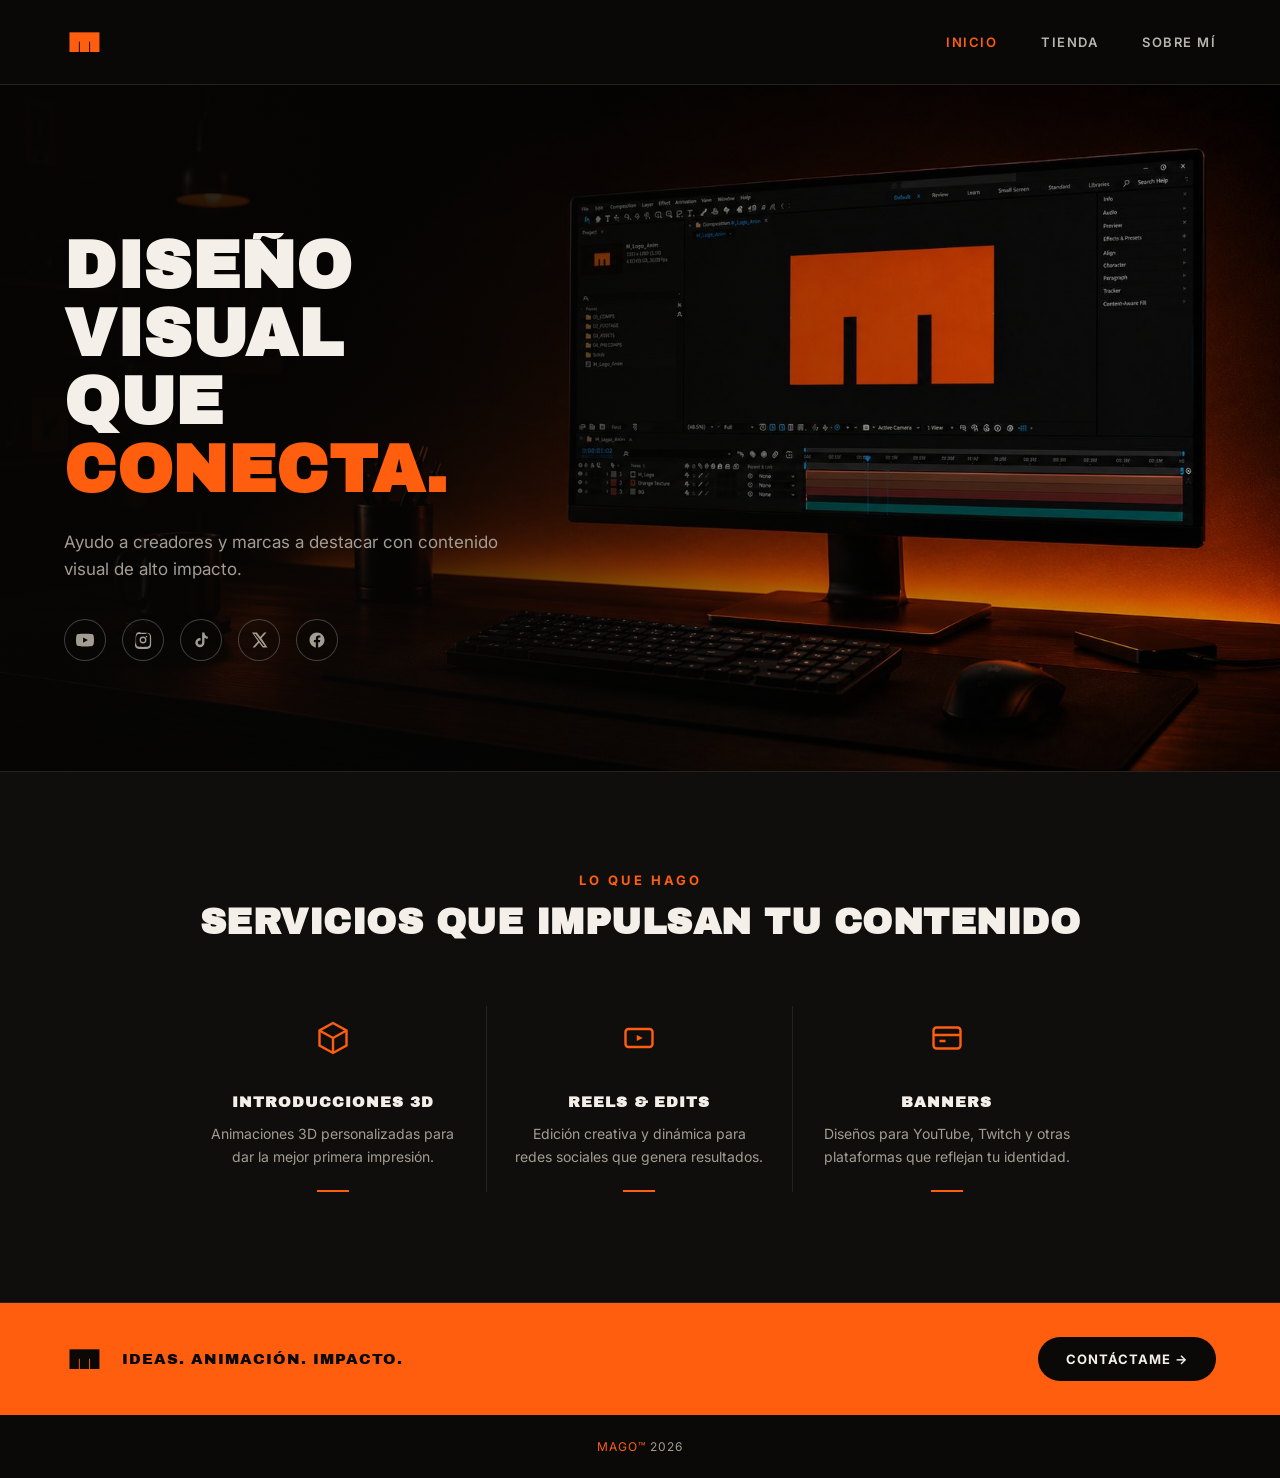
<file: index.html>
<!DOCTYPE html>
<html lang="es">
<head>
<meta charset="UTF-8">
<meta name="viewport" content="width=device-width, initial-scale=1.0">
<title>MAGO — Diseño Visual que Conecta</title>
<link rel="icon" href="favicon.ico" sizes="any">
<link rel="icon" href="favicon-32x32.png" type="image/png" sizes="32x32">
<link rel="icon" href="favicon-16x16.png" type="image/png" sizes="16x16">
<link rel="apple-touch-icon" href="apple-touch-icon.png">
<link rel="stylesheet" href="styles.css">
</head>
<body>

<header>
  <div class="logo">
    <div class="logo-mark">
      <span>m</span>
    </div>
  </div>
  <nav class="links">
    <a href="#inicio" class="active">INICIO</a>
    <a href="tienda.html">TIENDA</a>
    <a href="#sobre-mi">SOBRE MÍ</a>
  </nav>
</header>

<section class="hero" id="inicio">
  <div class="hero-copy">
    <h1><span class="reveal-line"><span>DISEÑO VISUAL</span></span><span class="reveal-line"><span>QUE <span class="accent">CONECTA.</span></span></span></h1>
    <p class="sub">Ayudo a creadores y marcas a destacar con contenido visual de alto impacto.</p>

    <div class="socials-row">
      <div class="socials">
        <a href="#" aria-label="YouTube"><svg viewBox="0 0 24 24" fill="currentColor"><path d="M23.5 6.2a3 3 0 0 0-2.1-2.1C19.5 3.5 12 3.5 12 3.5s-7.5 0-9.4.6A3 3 0 0 0 .5 6.2 31 31 0 0 0 0 12a31 31 0 0 0 .5 5.8 3 3 0 0 0 2.1 2.1c1.9.6 9.4.6 9.4.6s7.5 0 9.4-.6a3 3 0 0 0 2.1-2.1A31 31 0 0 0 24 12a31 31 0 0 0-.5-5.8ZM9.5 15.5v-7L15.8 12l-6.3 3.5Z"/></svg></a>
        <a href="#" aria-label="Instagram"><svg viewBox="0 0 24 24" fill="currentColor"><path d="M12 2.2c3.2 0 3.6 0 4.9.07 1.2.06 2.1.26 2.7.5.6.24 1.1.6 1.6 1.1.5.5.86 1 1.1 1.6.24.6.44 1.5.5 2.7.06 1.3.07 1.7.07 4.9s0 3.6-.07 4.9c-.06 1.2-.26 2.1-.5 2.7a4.5 4.5 0 0 1-1.1 1.6 4.5 4.5 0 0 1-1.6 1.1c-.6.24-1.5.44-2.7.5-1.3.06-1.7.07-4.9.07s-3.6 0-4.9-.07c-1.2-.06-2.1-.26-2.7-.5a4.5 4.5 0 0 1-1.6-1.1 4.5 4.5 0 0 1-1.1-1.6c-.24-.6-.44-1.5-.5-2.7C2.2 15.6 2.2 15.2 2.2 12s0-3.6.07-4.9c.06-1.2.26-2.1.5-2.7.24-.6.6-1.1 1.1-1.6.5-.5 1-.86 1.6-1.1.6-.24 1.5-.44 2.7-.5C8.4 2.2 8.8 2.2 12 2.2Zm0 1.8c-3.15 0-3.52 0-4.76.07-1.03.05-1.6.22-1.97.37-.5.19-.85.42-1.22.79-.37.37-.6.72-.79 1.22-.15.37-.32.94-.37 1.97C2.8 8.48 2.8 8.85 2.8 12s0 3.52.07 4.76c.05 1.03.22 1.6.37 1.97.19.5.42.85.79 1.22.37.37.72.6 1.22.79.37.15.94.32 1.97.37 1.24.06 1.61.07 4.76.07s3.52 0 4.76-.07c1.03-.05 1.6-.22 1.97-.37.5-.19.85-.42 1.22-.79.37-.37.6-.72.79-1.22.15-.37.32-.94.37-1.97.06-1.24.07-1.61.07-4.76s0-3.52-.07-4.76c-.05-1.03-.22-1.6-.37-1.97a3 3 0 0 0-.79-1.22 3 3 0 0 0-1.22-.79c-.37-.15-.94-.32-1.97-.37C15.52 4 15.15 4 12 4Zm0 3.4a4.6 4.6 0 1 1 0 9.2 4.6 4.6 0 0 1 0-9.2Zm0 1.8a2.8 2.8 0 1 0 0 5.6 2.8 2.8 0 0 0 0-5.6Zm5.8-2a1.08 1.08 0 1 1-2.15 0 1.08 1.08 0 0 1 2.15 0Z"/></svg></a>
        <a href="#" aria-label="TikTok"><svg viewBox="0 0 24 24" fill="currentColor"><path d="M16.6 2h-3.1v13.4a2.9 2.9 0 1 1-2.9-2.9c.3 0 .6 0 .9.1V9.5a6.1 6.1 0 1 0 5.1 6V8.9a7.6 7.6 0 0 0 4.4 1.4V7.2c-2.4 0-4.4-2-4.4-5.2Z"/></svg></a>
        <a href="#" aria-label="Twitter"><svg viewBox="0 0 24 24" fill="currentColor"><path d="M18.9 2h3.1l-6.8 7.8L23.3 22h-6.3l-4.9-6.4L6.5 22H3.4l7.3-8.3L2.7 2H9.2l4.4 5.9L18.9 2Zm-1.1 18h1.7L7.3 3.9H5.5L17.8 20Z"/></svg></a>
        <a href="#" aria-label="Facebook"><svg viewBox="0 0 24 24" fill="currentColor"><path d="M22 12.06C22 6.5 17.52 2 12 2S2 6.5 2 12.06C2 17.08 5.66 21.24 10.44 22v-7.03H7.9v-2.91h2.54V9.85c0-2.5 1.49-3.89 3.77-3.89 1.09 0 2.24.2 2.24.2v2.46h-1.26c-1.24 0-1.63.77-1.63 1.56v1.88h2.78l-.44 2.91h-2.34V22C18.34 21.24 22 17.08 22 12.06Z"/></svg></a>
      </div>
    </div>
  </div>
</section>

<section class="services" id="servicios">
  <div class="eyebrow scroll-reveal">LO QUE HAGO</div>
  <h2 class="scroll-reveal" style="transition-delay:.08s">Servicios que impulsan tu contenido</h2>

  <div class="services-grid">
    <div class="service-card scroll-reveal" style="transition-delay:.16s">
      <div class="icon-wrap">
        <svg viewBox="0 0 24 24" fill="none" stroke="currentColor" stroke-width="1.6"><path d="M12 2 3 7v10l9 5 9-5V7l-9-5Z"/><path d="M3 7l9 5 9-5M12 12v10"/></svg>
      </div>
      <h3>INTRODUCCIONES 3D</h3>
      <p>Animaciones 3D personalizadas para dar la mejor primera impresión.</p>
      <div class="underline"></div>
    </div>

    <div class="service-card scroll-reveal" style="transition-delay:.26s">
      <div class="icon-wrap">
        <svg viewBox="0 0 24 24" fill="none" stroke="currentColor" stroke-width="1.6"><rect x="3" y="6" width="18" height="12" rx="2"/><path d="m10.5 10 4 2-4 2v-4Z" fill="currentColor" stroke="none"/></svg>
      </div>
      <h3>REELS &amp; EDITS</h3>
      <p>Edición creativa y dinámica para redes sociales que genera resultados.</p>
      <div class="underline"></div>
    </div>

    <div class="service-card scroll-reveal" style="transition-delay:.36s">
      <div class="icon-wrap">
        <svg viewBox="0 0 24 24" fill="none" stroke="currentColor" stroke-width="1.6"><rect x="3" y="5" width="18" height="14" rx="2"/><path d="M3 10h18M7 14h4"/></svg>
      </div>
      <h3>BANNERS</h3>
      <p>Diseños para YouTube, Twitch y otras plataformas que reflejan tu identidad.</p>
      <div class="underline"></div>
    </div>
  </div>
</section>

<section class="contact-band scroll-reveal" id="sobre-mi">
  <div class="contact-band-left">
    <div class="logo-mark">
      <span>m</span>
    </div>
    <p>Ideas. Animación. Impacto.</p>
  </div>
  <a href="#" class="contact-band-btn">CONTÁCTAME →</a>
</section>

<footer>
  <span>MAGO™</span> 2026
</footer>

<script>
  const revealEls = document.querySelectorAll('.scroll-reveal');
  const io = new IntersectionObserver((entries) => {
    entries.forEach(entry => {
      if (entry.isIntersecting){
        entry.target.classList.add('is-visible');
        io.unobserve(entry.target);
      }
    });
  }, { threshold: 0.15 });
  revealEls.forEach(el => io.observe(el));
</script>

</body>
</html>
</file>
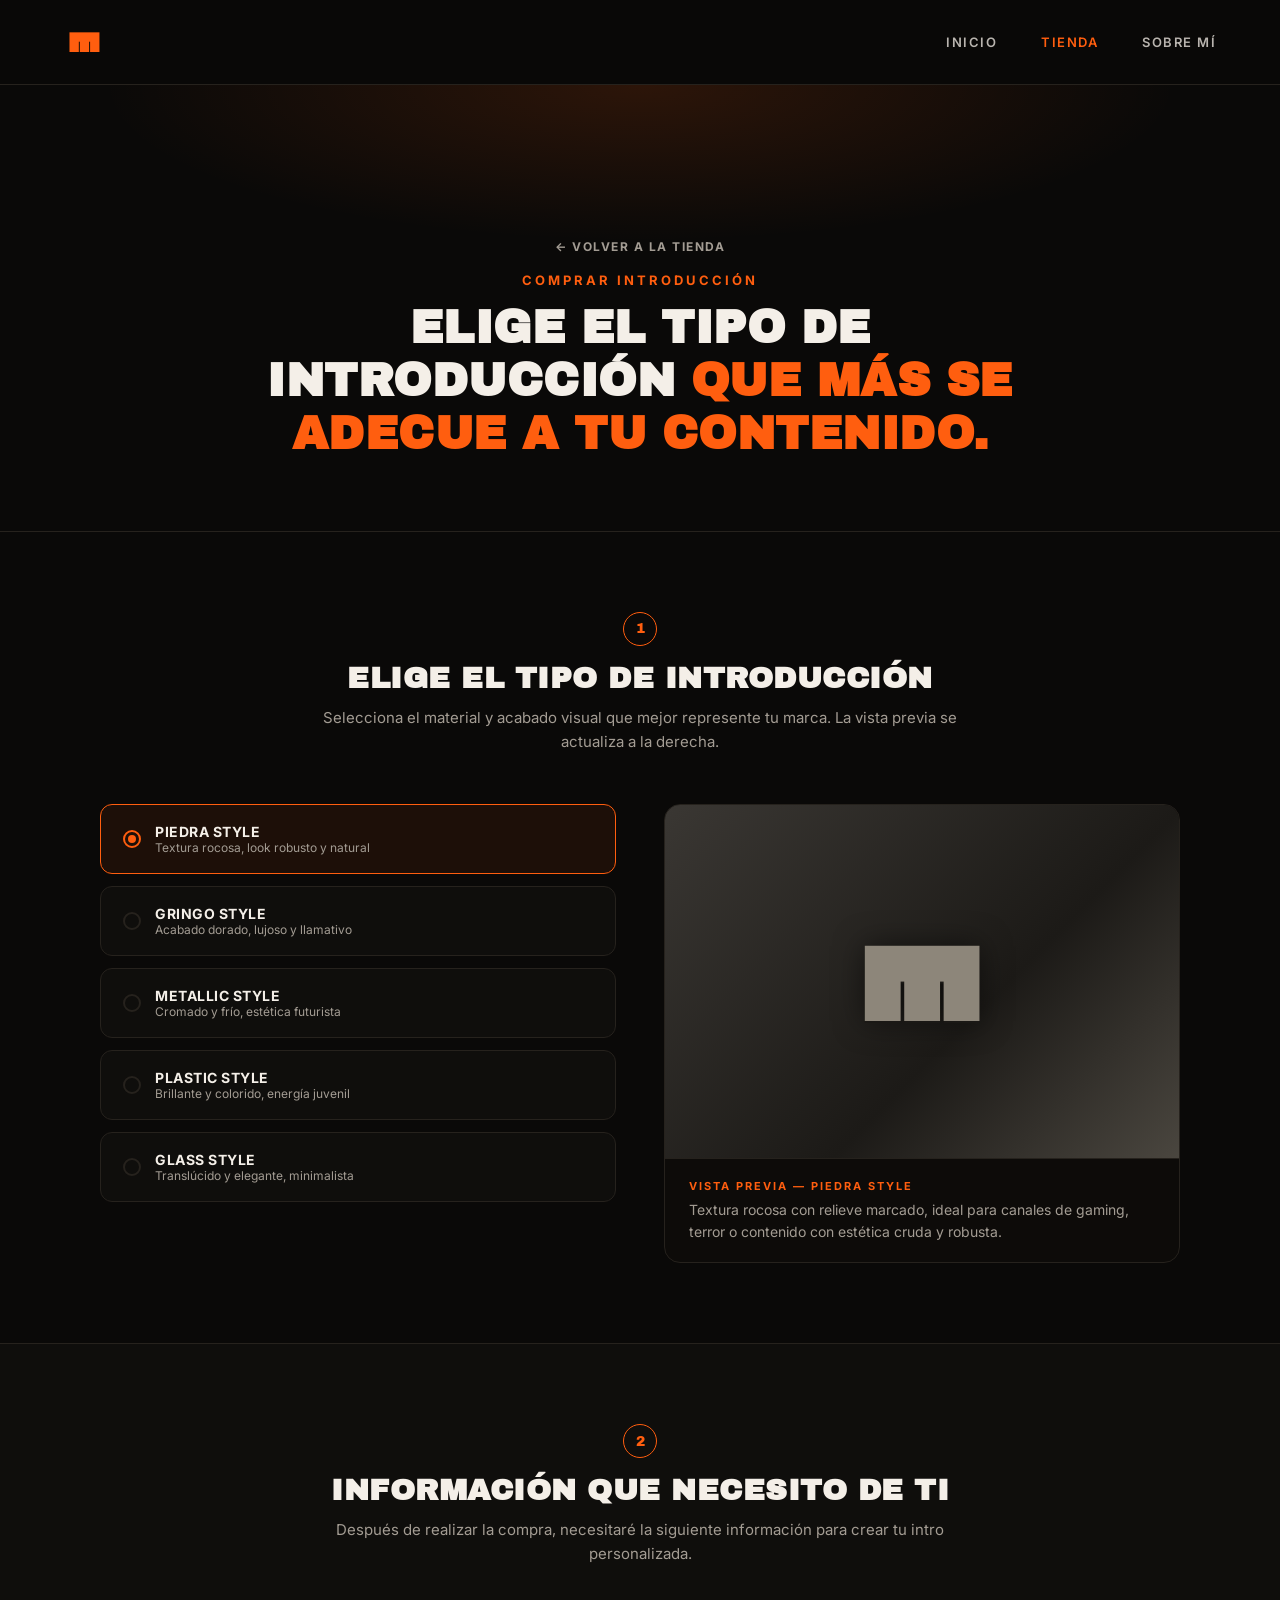
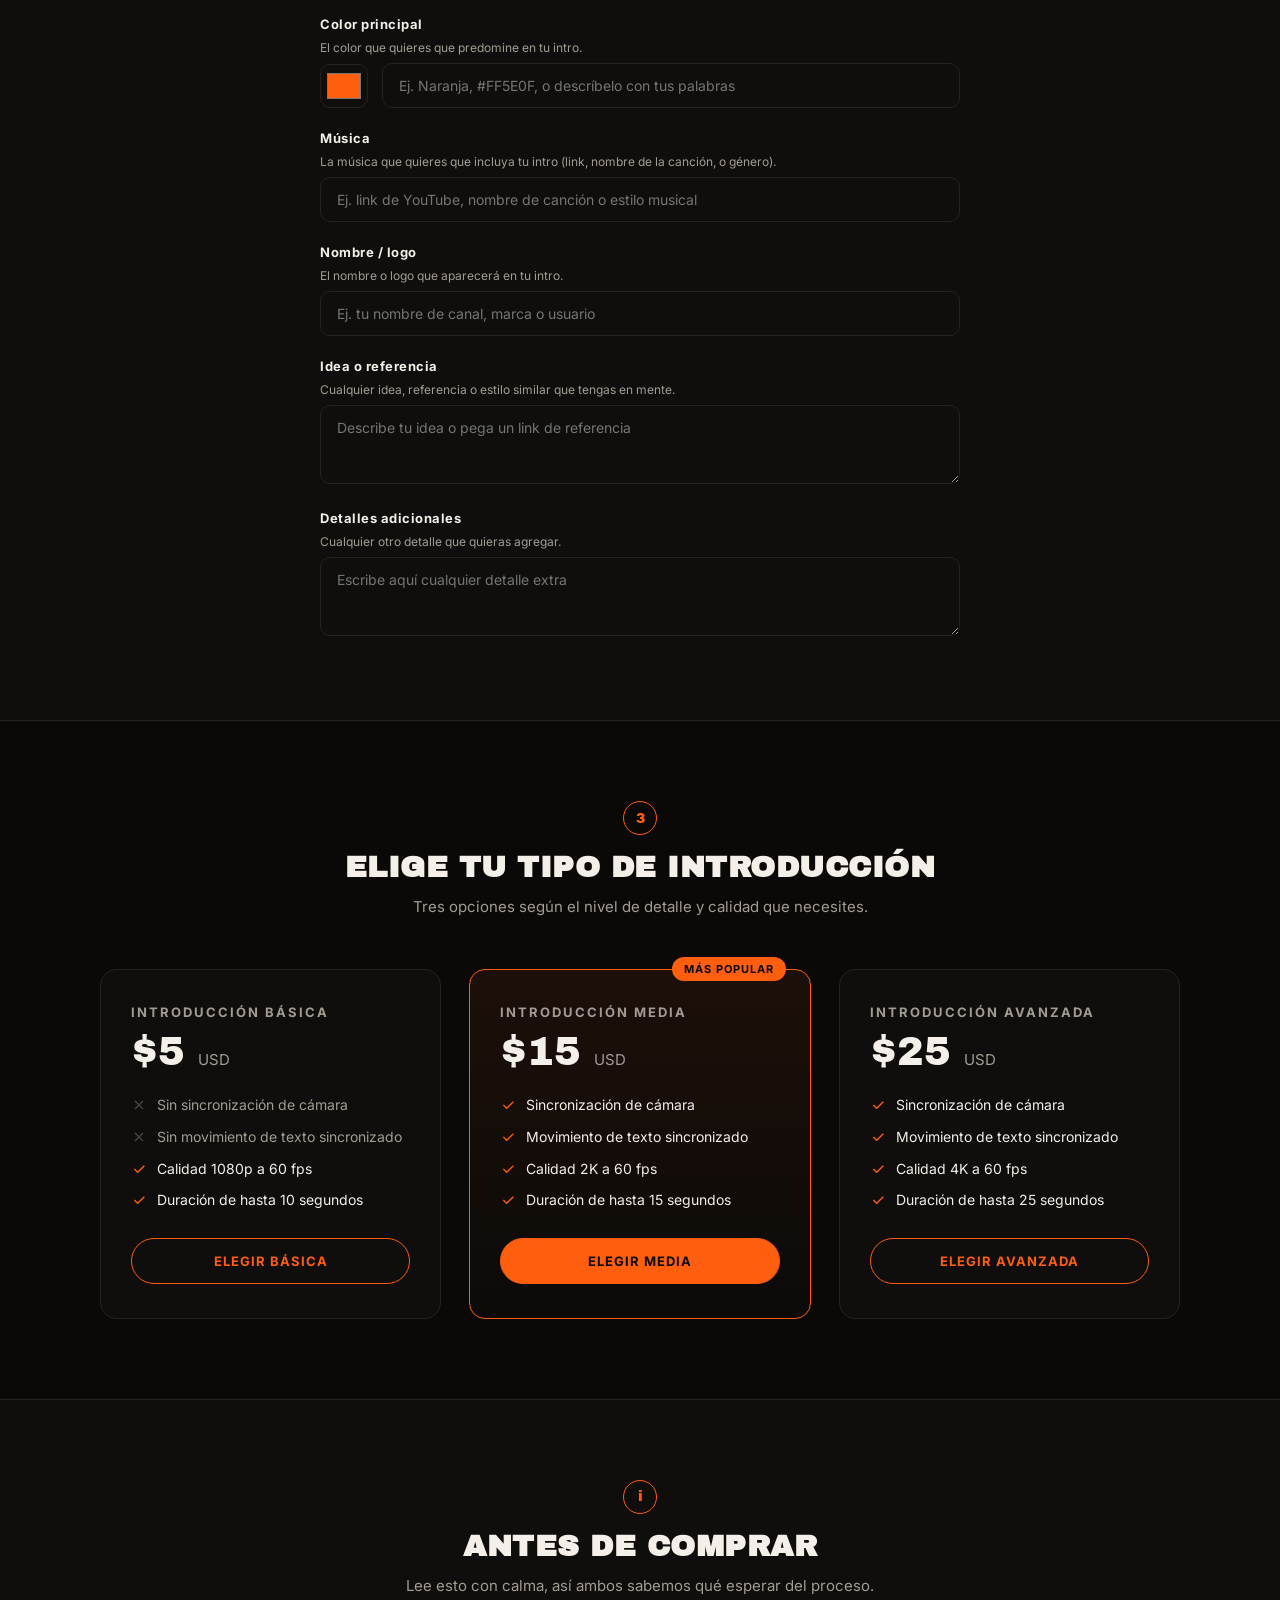
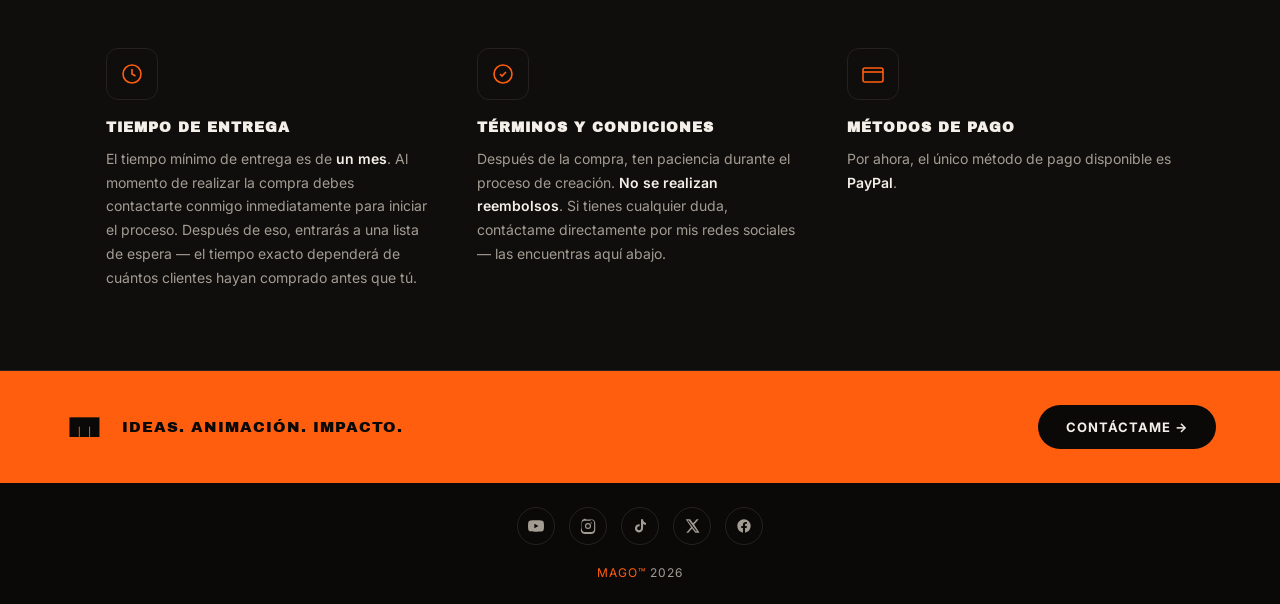
<file: comprar-intro.html>
<!DOCTYPE html>
<html lang="es">
<head>
<meta charset="UTF-8">
<meta name="viewport" content="width=device-width, initial-scale=1.0">
<title>Introducción 3D — Comprar | MAGO</title>
<link rel="icon" href="favicon.ico" sizes="any">
<link rel="icon" href="favicon-32x32.png" type="image/png" sizes="32x32">
<link rel="icon" href="favicon-16x16.png" type="image/png" sizes="16x16">
<link rel="apple-touch-icon" href="apple-touch-icon.png">
<link rel="stylesheet" href="styles.css">
</head>
<body>

<header>
  <div class="logo">
    <div class="logo-mark">
      <span>m</span>
    </div>
  </div>
  <nav class="links">
    <a href="index.html#inicio">INICIO</a>
    <a href="tienda.html" class="active">TIENDA</a>
    <a href="index.html#sobre-mi">SOBRE MÍ</a>
  </nav>
</header>

<section class="shop-hero">
  <a href="tienda.html" class="back-link shop-eyebrow">← VOLVER A LA TIENDA</a>
  <div class="eyebrow shop-eyebrow" style="animation-delay:.3s">COMPRAR INTRODUCCIÓN</div>
  <h1 class="shop-h1">Elige el tipo de introducción <span class="accent">que más se adecue a tu contenido.</span></h1>
</section>

<!-- 01 — ESTILO -->
<section class="shop-section" id="estilo">
  <div class="step-head scroll-reveal">
    <div class="step-num">1</div>
    <h2>Elige el tipo de introducción</h2>
    <p>Selecciona el material y acabado visual que mejor represente tu marca. La vista previa se actualiza a la derecha.</p>
  </div>

  <div class="style-picker scroll-reveal" style="transition-delay:.1s">
    <div class="style-list" id="styleList">
      <div class="style-option active" data-style="piedra">
        <div class="style-option-left">
          <div class="radio"></div>
          <div>
            <div class="name">PIEDRA STYLE</div>
            <div class="tag">Textura rocosa, look robusto y natural</div>
          </div>
        </div>
      </div>

      <div class="style-option" data-style="gringo">
        <div class="style-option-left">
          <div class="radio"></div>
          <div>
            <div class="name">GRINGO STYLE</div>
            <div class="tag">Acabado dorado, lujoso y llamativo</div>
          </div>
        </div>
      </div>

      <div class="style-option" data-style="metallic">
        <div class="style-option-left">
          <div class="radio"></div>
          <div>
            <div class="name">METALLIC STYLE</div>
            <div class="tag">Cromado y frío, estética futurista</div>
          </div>
        </div>
      </div>

      <div class="style-option" data-style="plastic">
        <div class="style-option-left">
          <div class="radio"></div>
          <div>
            <div class="name">PLASTIC STYLE</div>
            <div class="tag">Brillante y colorido, energía juvenil</div>
          </div>
        </div>
      </div>

      <div class="style-option" data-style="glass">
        <div class="style-option-left">
          <div class="radio"></div>
          <div>
            <div class="name">GLASS STYLE</div>
            <div class="tag">Translúcido y elegante, minimalista</div>
          </div>
        </div>
      </div>
    </div>

    <div class="preview-panel">
      <div class="preview-stage mat-piedra" id="previewStage">
        <span class="pm">m</span>
      </div>
      <div class="preview-info">
        <div class="preview-label">VISTA PREVIA — PIEDRA STYLE</div>
        <p id="previewDesc">Textura rocosa con relieve marcado, ideal para canales de gaming, terror o contenido con estética cruda y robusta.</p>
      </div>
    </div>
  </div>
</section>

<!-- 02 — INFORMACIÓN -->
<section class="shop-section alt" id="informacion">
  <div class="step-head scroll-reveal">
    <div class="step-num">2</div>
    <h2>Información que necesito de ti</h2>
    <p>Después de realizar la compra, necesitaré la siguiente información para crear tu intro personalizada.</p>
  </div>

  <form class="info-form scroll-reveal" style="transition-delay:.1s">
    <div class="form-row">
      <label>Color principal</label>
      <div class="hint">El color que quieres que predomine en tu intro.</div>
      <div class="color-row">
        <input type="color" value="#ff5e0f">
        <input type="text" placeholder="Ej. Naranja, #FF5E0F, o descríbelo con tus palabras">
      </div>
    </div>

    <div class="form-row">
      <label>Música</label>
      <div class="hint">La música que quieres que incluya tu intro (link, nombre de la canción, o género).</div>
      <input type="text" placeholder="Ej. link de YouTube, nombre de canción o estilo musical">
    </div>

    <div class="form-row">
      <label>Nombre / logo</label>
      <div class="hint">El nombre o logo que aparecerá en tu intro.</div>
      <input type="text" placeholder="Ej. tu nombre de canal, marca o usuario">
    </div>

    <div class="form-row">
      <label>Idea o referencia</label>
      <div class="hint">Cualquier idea, referencia o estilo similar que tengas en mente.</div>
      <textarea rows="3" placeholder="Describe tu idea o pega un link de referencia"></textarea>
    </div>

    <div class="form-row">
      <label>Detalles adicionales</label>
      <div class="hint">Cualquier otro detalle que quieras agregar.</div>
      <textarea rows="3" placeholder="Escribe aquí cualquier detalle extra"></textarea>
    </div>
  </form>
</section>

<!-- 03 — PLAN -->
<section class="shop-section" id="plan">
  <div class="step-head scroll-reveal">
    <div class="step-num">3</div>
    <h2>Elige tu tipo de introducción</h2>
    <p>Tres opciones según el nivel de detalle y calidad que necesites.</p>
  </div>

  <div class="plans plans-3">
    <div class="plan-card scroll-reveal" style="transition-delay:.1s">
      <div class="plan-name">INTRODUCCIÓN BÁSICA</div>
      <div class="plan-price">$5 <span>USD</span></div>
      <ul class="plan-features">
        <li class="no"><svg viewBox="0 0 24 24" fill="none" stroke="currentColor" stroke-width="2"><path d="M6 6l12 12M18 6L6 18"/></svg> Sin sincronización de cámara</li>
        <li class="no"><svg viewBox="0 0 24 24" fill="none" stroke="currentColor" stroke-width="2"><path d="M6 6l12 12M18 6L6 18"/></svg> Sin movimiento de texto sincronizado</li>
        <li class="yes"><svg viewBox="0 0 24 24" fill="none" stroke="currentColor" stroke-width="2"><path d="M5 12l5 5L20 7"/></svg> Calidad 1080p a 60 fps</li>
        <li class="yes"><svg viewBox="0 0 24 24" fill="none" stroke="currentColor" stroke-width="2"><path d="M5 12l5 5L20 7"/></svg> Duración de hasta 10 segundos</li>
      </ul>
      <a href="#" class="plan-btn">ELEGIR BÁSICA</a>
    </div>

    <div class="plan-card featured scroll-reveal" style="transition-delay:.2s">
      <div class="plan-badge">MÁS POPULAR</div>
      <div class="plan-name">INTRODUCCIÓN MEDIA</div>
      <div class="plan-price">$15 <span>USD</span></div>
      <ul class="plan-features">
        <li class="yes"><svg viewBox="0 0 24 24" fill="none" stroke="currentColor" stroke-width="2"><path d="M5 12l5 5L20 7"/></svg> Sincronización de cámara</li>
        <li class="yes"><svg viewBox="0 0 24 24" fill="none" stroke="currentColor" stroke-width="2"><path d="M5 12l5 5L20 7"/></svg> Movimiento de texto sincronizado</li>
        <li class="yes"><svg viewBox="0 0 24 24" fill="none" stroke="currentColor" stroke-width="2"><path d="M5 12l5 5L20 7"/></svg> Calidad 2K a 60 fps</li>
        <li class="yes"><svg viewBox="0 0 24 24" fill="none" stroke="currentColor" stroke-width="2"><path d="M5 12l5 5L20 7"/></svg> Duración de hasta 15 segundos</li>
      </ul>
      <a href="#" class="plan-btn solid">ELEGIR MEDIA</a>
    </div>

    <div class="plan-card scroll-reveal" style="transition-delay:.3s">
      <div class="plan-name">INTRODUCCIÓN AVANZADA</div>
      <div class="plan-price">$25 <span>USD</span></div>
      <ul class="plan-features">
        <li class="yes"><svg viewBox="0 0 24 24" fill="none" stroke="currentColor" stroke-width="2"><path d="M5 12l5 5L20 7"/></svg> Sincronización de cámara</li>
        <li class="yes"><svg viewBox="0 0 24 24" fill="none" stroke="currentColor" stroke-width="2"><path d="M5 12l5 5L20 7"/></svg> Movimiento de texto sincronizado</li>
        <li class="yes"><svg viewBox="0 0 24 24" fill="none" stroke="currentColor" stroke-width="2"><path d="M5 12l5 5L20 7"/></svg> Calidad 4K a 60 fps</li>
        <li class="yes"><svg viewBox="0 0 24 24" fill="none" stroke="currentColor" stroke-width="2"><path d="M5 12l5 5L20 7"/></svg> Duración de hasta 25 segundos</li>
      </ul>
      <a href="#" class="plan-btn">ELEGIR AVANZADA</a>
    </div>
  </div>
</section>

<!-- 04 — INFO IMPORTANTE -->
<section class="shop-section alt" id="info-importante">
  <div class="step-head scroll-reveal">
    <div class="step-num">i</div>
    <h2>Antes de comprar</h2>
    <p>Lee esto con calma, así ambos sabemos qué esperar del proceso.</p>
  </div>

  <div class="info-grid">
    <div class="info-card scroll-reveal" style="transition-delay:.1s">
      <div class="info-icon">
        <svg viewBox="0 0 24 24" fill="none" stroke="currentColor" stroke-width="1.6"><circle cx="12" cy="12" r="9"/><path d="M12 7v5l3.5 2"/></svg>
      </div>
      <h3>TIEMPO DE ENTREGA</h3>
      <p>El tiempo mínimo de entrega es de <strong>un mes</strong>. Al momento de realizar la compra debes contactarte conmigo inmediatamente para iniciar el proceso. Después de eso, entrarás a una lista de espera — el tiempo exacto dependerá de cuántos clientes hayan comprado antes que tú.</p>
    </div>

    <div class="info-card scroll-reveal" style="transition-delay:.2s">
      <div class="info-icon">
        <svg viewBox="0 0 24 24" fill="none" stroke="currentColor" stroke-width="1.6"><path d="M9 12l2 2 4-4"/><circle cx="12" cy="12" r="9"/></svg>
      </div>
      <h3>TÉRMINOS Y CONDICIONES</h3>
      <p>Después de la compra, ten paciencia durante el proceso de creación. <strong>No se realizan reembolsos</strong>. Si tienes cualquier duda, contáctame directamente por mis redes sociales — las encuentras aquí abajo.</p>
    </div>

    <div class="info-card scroll-reveal" style="transition-delay:.3s">
      <div class="info-icon">
        <svg viewBox="0 0 24 24" fill="none" stroke="currentColor" stroke-width="1.6"><rect x="2" y="6" width="20" height="14" rx="2"/><path d="M2 10h20"/></svg>
      </div>
      <h3>MÉTODOS DE PAGO</h3>
      <p>Por ahora, el único método de pago disponible es <strong>PayPal</strong>.</p>
    </div>
  </div>
</section>

<section class="contact-band" id="contacto">
  <div class="contact-band-left">
    <div class="logo-mark">
      <span>m</span>
    </div>
    <p>Ideas. Animación. Impacto.</p>
  </div>
  <a href="index.html#sobre-mi" class="contact-band-btn">CONTÁCTAME →</a>
</section>

<footer>
  <div class="footer-socials">
    <a href="#" aria-label="YouTube"><svg viewBox="0 0 24 24" fill="currentColor"><path d="M23.5 6.2a3 3 0 0 0-2.1-2.1C19.5 3.5 12 3.5 12 3.5s-7.5 0-9.4.6A3 3 0 0 0 .5 6.2 31 31 0 0 0 0 12a31 31 0 0 0 .5 5.8 3 3 0 0 0 2.1 2.1c1.9.6 9.4.6 9.4.6s7.5 0 9.4-.6a3 3 0 0 0 2.1-2.1A31 31 0 0 0 24 12a31 31 0 0 0-.5-5.8ZM9.5 15.5v-7L15.8 12l-6.3 3.5Z"/></svg></a>
    <a href="#" aria-label="Instagram"><svg viewBox="0 0 24 24" fill="currentColor"><path d="M12 2.2c3.2 0 3.6 0 4.9.07 1.2.06 2.1.26 2.7.5.6.24 1.1.6 1.6 1.1.5.5.86 1 1.1 1.6.24.6.44 1.5.5 2.7.06 1.3.07 1.7.07 4.9s0 3.6-.07 4.9c-.06 1.2-.26 2.1-.5 2.7a4.5 4.5 0 0 1-1.1 1.6 4.5 4.5 0 0 1-1.6 1.1c-.6.24-1.5.44-2.7.5-1.3.06-1.7.07-4.9.07s-3.6 0-4.9-.07c-1.2-.06-2.1-.26-2.7-.5a4.5 4.5 0 0 1-1.6-1.1 4.5 4.5 0 0 1-1.1-1.6c-.24-.6-.44-1.5-.5-2.7C2.2 15.6 2.2 15.2 2.2 12s0-3.6.07-4.9c.06-1.2.26-2.1.5-2.7.24-.6.6-1.1 1.1-1.6.5-.5 1-.86 1.6-1.1.6-.24 1.5-.44 2.7-.5C8.4 2.2 8.8 2.2 12 2.2Zm0 1.8c-3.15 0-3.52 0-4.76.07-1.03.05-1.6.22-1.97.37-.5.19-.85.42-1.22.79-.37.37-.6.72-.79 1.22-.15.37-.32.94-.37 1.97C2.8 8.48 2.8 8.85 2.8 12s0 3.52.07 4.76c.05 1.03.22 1.6.37 1.97.19.5.42.85.79 1.22.37.37.72.6 1.22.79.37.15.94.32 1.97.37 1.24.06 1.61.07 4.76.07s3.52 0 4.76-.07c1.03-.05 1.6-.22 1.97-.37.5-.19.85-.42 1.22-.79.37-.37.6-.72.79-1.22.15-.37.32-.94.37-1.97.06-1.24.07-1.61.07-4.76s0-3.52-.07-4.76c-.05-1.03-.22-1.6-.37-1.97a3 3 0 0 0-.79-1.22 3 3 0 0 0-1.22-.79c-.37-.15-.94-.32-1.97-.37C15.52 4 15.15 4 12 4Zm0 3.4a4.6 4.6 0 1 1 0 9.2 4.6 4.6 0 0 1 0-9.2Zm0 1.8a2.8 2.8 0 1 0 0 5.6 2.8 2.8 0 0 0 0-5.6Zm5.8-2a1.08 1.08 0 1 1-2.15 0 1.08 1.08 0 0 1 2.15 0Z"/></svg></a>
    <a href="#" aria-label="TikTok"><svg viewBox="0 0 24 24" fill="currentColor"><path d="M16.6 2h-3.1v13.4a2.9 2.9 0 1 1-2.9-2.9c.3 0 .6 0 .9.1V9.5a6.1 6.1 0 1 0 5.1 6V8.9a7.6 7.6 0 0 0 4.4 1.4V7.2c-2.4 0-4.4-2-4.4-5.2Z"/></svg></a>
    <a href="#" aria-label="Twitter"><svg viewBox="0 0 24 24" fill="currentColor"><path d="M18.9 2h3.1l-6.8 7.8L23.3 22h-6.3l-4.9-6.4L6.5 22H3.4l7.3-8.3L2.7 2H9.2l4.4 5.9L18.9 2Zm-1.1 18h1.7L7.3 3.9H5.5L17.8 20Z"/></svg></a>
    <a href="#" aria-label="Facebook"><svg viewBox="0 0 24 24" fill="currentColor"><path d="M22 12.06C22 6.5 17.52 2 12 2S2 6.5 2 12.06C2 17.08 5.66 21.24 10.44 22v-7.03H7.9v-2.91h2.54V9.85c0-2.5 1.49-3.89 3.77-3.89 1.09 0 2.24.2 2.24.2v2.46h-1.26c-1.24 0-1.63.77-1.63 1.56v1.88h2.78l-.44 2.91h-2.34V22C18.34 21.24 22 17.08 22 12.06Z"/></svg></a>
  </div>
  <span>MAGO™</span> 2026
</footer>

<script>
  const styles = {
    piedra:  { mat:'mat-piedra',  label:'VISTA PREVIA — PIEDRA STYLE',  desc:'Textura rocosa con relieve marcado, ideal para canales de gaming, terror o contenido con estética cruda y robusta.' },
    gringo:  { mat:'mat-gringo',  label:'VISTA PREVIA — GRINGO STYLE',  desc:'Acabado dorado y lujoso, perfecto para contenido de lifestyle, negocios o marcas que buscan destacar con opulencia.' },
    metallic:{ mat:'mat-metallic',label:'VISTA PREVIA — METALLIC STYLE',desc:'Superficie cromada y fría, con estética futurista. Encaja con tech, ciencia ficción y contenido de innovación.' },
    plastic: { mat:'mat-plastic', label:'VISTA PREVIA — PLASTIC STYLE', desc:'Colores vivos y acabado brillante, con energía juvenil. Ideal para entretenimiento, comedia y redes sociales.' },
    glass:   { mat:'mat-glass',   label:'VISTA PREVIA — GLASS STYLE',   desc:'Translúcido y minimalista, con un aire elegante y limpio. Encaja con marcas premium y contenido lifestyle.' },
  };

  const options = document.querySelectorAll('.style-option');
  const stage = document.getElementById('previewStage');
  const label = document.querySelector('.preview-label');
  const desc = document.getElementById('previewDesc');

  options.forEach(opt => {
    opt.addEventListener('click', () => {
      options.forEach(o => o.classList.remove('active'));
      opt.classList.add('active');

      const key = opt.dataset.style;
      const s = styles[key];

      stage.className = 'preview-stage ' + s.mat;
      label.textContent = s.label;
      desc.textContent = s.desc;
    });
  });

  const revealEls = document.querySelectorAll('.scroll-reveal');
  const io = new IntersectionObserver((entries) => {
    entries.forEach(entry => {
      if (entry.isIntersecting){
        entry.target.classList.add('is-visible');
        io.unobserve(entry.target);
      }
    });
  }, { threshold: 0.15 });
  revealEls.forEach(el => io.observe(el));
</script>

</body>
</html>
</file>
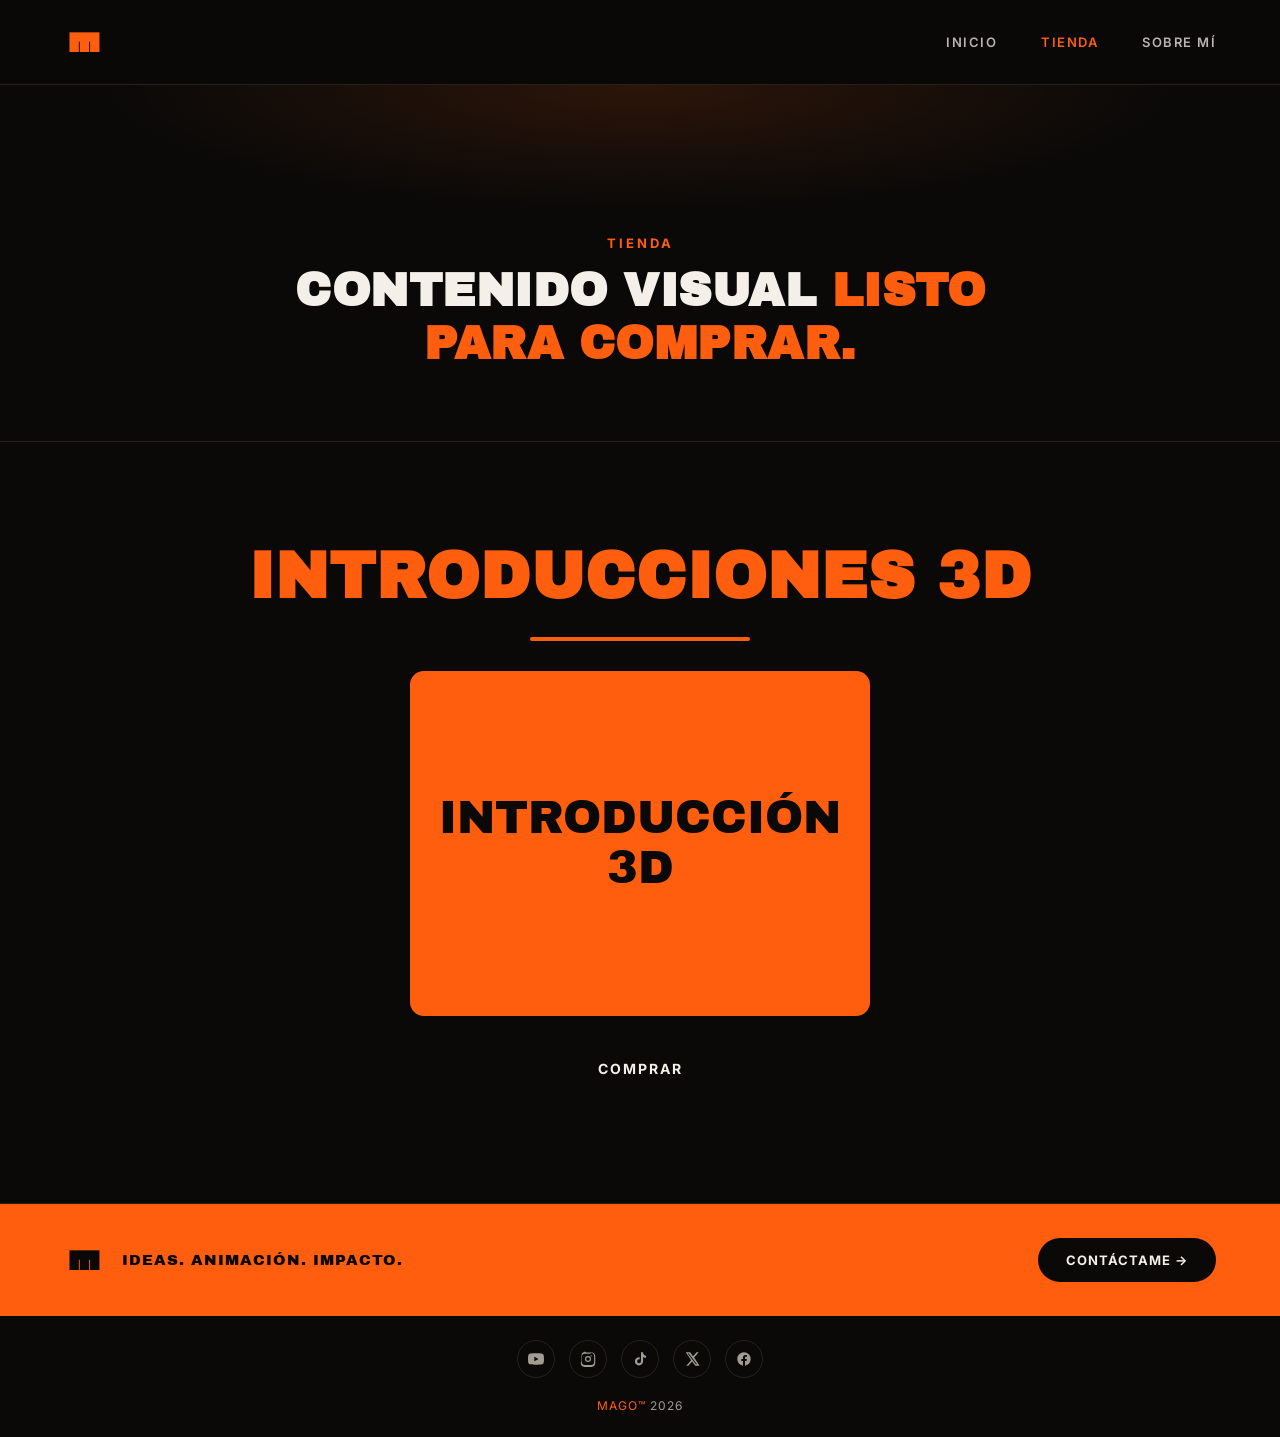
<file: tienda.html>
<!DOCTYPE html>
<html lang="es">
<head>
<meta charset="UTF-8">
<meta name="viewport" content="width=device-width, initial-scale=1.0">
<title>Tienda | MAGO</title>
<link rel="icon" href="favicon.ico" sizes="any">
<link rel="icon" href="favicon-32x32.png" type="image/png" sizes="32x32">
<link rel="icon" href="favicon-16x16.png" type="image/png" sizes="16x16">
<link rel="apple-touch-icon" href="apple-touch-icon.png">
<link rel="stylesheet" href="styles.css">
</head>
<body>

<header>
  <div class="logo">
    <div class="logo-mark">
      <span>m</span>
    </div>
  </div>
  <nav class="links">
    <a href="index.html#inicio">INICIO</a>
    <a href="tienda.html" class="active">TIENDA</a>
    <a href="index.html#sobre-mi">SOBRE MÍ</a>
  </nav>
</header>

<section class="shop-hero">
  <div class="eyebrow shop-eyebrow">TIENDA</div>
  <h1 class="shop-h1">Contenido visual <span class="accent">listo para comprar.</span></h1>
</section>

<section class="intro-showcase" id="intros">
  <h2 class="intro-showcase-title scroll-reveal">INTRODUCCIONES 3D</h2>
  <div class="intro-divider scroll-reveal" style="transition-delay:.1s"></div>

  <div class="intro-card-wrap scroll-reveal" style="transition-delay:.2s">
    <div class="intro-card">
      <span>INTRODUCCIÓN<br>3D</span>
    </div>
    <a href="comprar-intro.html" class="intro-buy-btn">COMPRAR</a>
  </div>
</section>

<section class="contact-band" id="contacto">
  <div class="contact-band-left">
    <div class="logo-mark">
      <span>m</span>
    </div>
    <p>Ideas. Animación. Impacto.</p>
  </div>
  <a href="index.html#sobre-mi" class="contact-band-btn">CONTÁCTAME →</a>
</section>

<footer>
  <div class="footer-socials">
    <a href="#" aria-label="YouTube"><svg viewBox="0 0 24 24" fill="currentColor"><path d="M23.5 6.2a3 3 0 0 0-2.1-2.1C19.5 3.5 12 3.5 12 3.5s-7.5 0-9.4.6A3 3 0 0 0 .5 6.2 31 31 0 0 0 0 12a31 31 0 0 0 .5 5.8 3 3 0 0 0 2.1 2.1c1.9.6 9.4.6 9.4.6s7.5 0 9.4-.6a3 3 0 0 0 2.1-2.1A31 31 0 0 0 24 12a31 31 0 0 0-.5-5.8ZM9.5 15.5v-7L15.8 12l-6.3 3.5Z"/></svg></a>
    <a href="#" aria-label="Instagram"><svg viewBox="0 0 24 24" fill="currentColor"><path d="M12 2.2c3.2 0 3.6 0 4.9.07 1.2.06 2.1.26 2.7.5.6.24 1.1.6 1.6 1.1.5.5.86 1 1.1 1.6.24.6.44 1.5.5 2.7.06 1.3.07 1.7.07 4.9s0 3.6-.07 4.9c-.06 1.2-.26 2.1-.5 2.7a4.5 4.5 0 0 1-1.1 1.6 4.5 4.5 0 0 1-1.6 1.1c-.6.24-1.5.44-2.7.5-1.3.06-1.7.07-4.9.07s-3.6 0-4.9-.07c-1.2-.06-2.1-.26-2.7-.5a4.5 4.5 0 0 1-1.6-1.1 4.5 4.5 0 0 1-1.1-1.6c-.24-.6-.44-1.5-.5-2.7C2.2 15.6 2.2 15.2 2.2 12s0-3.6.07-4.9c.06-1.2.26-2.1.5-2.7.24-.6.6-1.1 1.1-1.6.5-.5 1-.86 1.6-1.1.6-.24 1.5-.44 2.7-.5C8.4 2.2 8.8 2.2 12 2.2Zm0 1.8c-3.15 0-3.52 0-4.76.07-1.03.05-1.6.22-1.97.37-.5.19-.85.42-1.22.79-.37.37-.6.72-.79 1.22-.15.37-.32.94-.37 1.97C2.8 8.48 2.8 8.85 2.8 12s0 3.52.07 4.76c.05 1.03.22 1.6.37 1.97.19.5.42.85.79 1.22.37.37.72.6 1.22.79.37.15.94.32 1.97.37 1.24.06 1.61.07 4.76.07s3.52 0 4.76-.07c1.03-.05 1.6-.22 1.97-.37.5-.19.85-.42 1.22-.79.37-.37.6-.72.79-1.22.15-.37.32-.94.37-1.97.06-1.24.07-1.61.07-4.76s0-3.52-.07-4.76c-.05-1.03-.22-1.6-.37-1.97a3 3 0 0 0-.79-1.22 3 3 0 0 0-1.22-.79c-.37-.15-.94-.32-1.97-.37C15.52 4 15.15 4 12 4Zm0 3.4a4.6 4.6 0 1 1 0 9.2 4.6 4.6 0 0 1 0-9.2Zm0 1.8a2.8 2.8 0 1 0 0 5.6 2.8 2.8 0 0 0 0-5.6Zm5.8-2a1.08 1.08 0 1 1-2.15 0 1.08 1.08 0 0 1 2.15 0Z"/></svg></a>
    <a href="#" aria-label="TikTok"><svg viewBox="0 0 24 24" fill="currentColor"><path d="M16.6 2h-3.1v13.4a2.9 2.9 0 1 1-2.9-2.9c.3 0 .6 0 .9.1V9.5a6.1 6.1 0 1 0 5.1 6V8.9a7.6 7.6 0 0 0 4.4 1.4V7.2c-2.4 0-4.4-2-4.4-5.2Z"/></svg></a>
    <a href="#" aria-label="Twitter"><svg viewBox="0 0 24 24" fill="currentColor"><path d="M18.9 2h3.1l-6.8 7.8L23.3 22h-6.3l-4.9-6.4L6.5 22H3.4l7.3-8.3L2.7 2H9.2l4.4 5.9L18.9 2Zm-1.1 18h1.7L7.3 3.9H5.5L17.8 20Z"/></svg></a>
    <a href="#" aria-label="Facebook"><svg viewBox="0 0 24 24" fill="currentColor"><path d="M22 12.06C22 6.5 17.52 2 12 2S2 6.5 2 12.06C2 17.08 5.66 21.24 10.44 22v-7.03H7.9v-2.91h2.54V9.85c0-2.5 1.49-3.89 3.77-3.89 1.09 0 2.24.2 2.24.2v2.46h-1.26c-1.24 0-1.63.77-1.63 1.56v1.88h2.78l-.44 2.91h-2.34V22C18.34 21.24 22 17.08 22 12.06Z"/></svg></a>
  </div>
  <span>MAGO™</span> 2026
</footer>

<script>
  const revealEls = document.querySelectorAll('.scroll-reveal');
  const io = new IntersectionObserver((entries) => {
    entries.forEach(entry => {
      if (entry.isIntersecting){
        entry.target.classList.add('is-visible');
        io.unobserve(entry.target);
      }
    });
  }, { threshold: 0.15 });
  revealEls.forEach(el => io.observe(el));
</script>

</body>
</html>
</file>
<file: styles.css>
@import url('https://fonts.googleapis.com/css2?family=Archivo+Black&family=Inter:wght@400;500;600;700&display=swap');

  @font-face {
    font-family: 'Crude';
    src: url('assets/fonts/CRUDE.OTF') format('opentype');
    font-weight: normal;
    font-style: normal;
  }

  :root{
    --hero-photo: url('assets/images/hero.jpg');
    --bg:#0a0908;
    --bg-panel:#0f0e0c;
    --orange:#ff5e0f;
    --orange-dim:#c94a0c;
    --cream:#f4efe8;
    --grey:#a39c93;
    --line:#26221d;
  }

  *{ margin:0; padding:0; box-sizing:border-box; }

  html{ scroll-behavior:smooth; }

  @keyframes fadeSlideUp{
    from{ opacity:0; transform:translateY(24px); }
    to{ opacity:1; transform:translateY(0); }
  }
  @keyframes fadeIn{
    from{ opacity:0; }
    to{ opacity:1; }
  }
  @keyframes revealLine{
    from{ transform:translateY(110%); }
    to{ transform:translateY(0); }
  }
  @keyframes heroZoom{
    from{ transform:scale(1.08); }
    to{ transform:scale(1); }
  }
  @keyframes popIcon{
    from{ opacity:0; transform:translateY(14px) scale(0.7); }
    to{ opacity:1; transform:translateY(0) scale(1); }
  }

  body{
    background:var(--bg);
    color:var(--cream);
    font-family:'Inter', sans-serif;
    overflow-x:hidden;
  }

  h1,h2,h3, .logo-word{
    font-family:'Archivo Black', sans-serif;
    text-transform:uppercase;
    letter-spacing:0.5px;
  }

  a{ color:inherit; text-decoration:none; }

  /* ---------- NAV ---------- */
  header{
    position:sticky; top:0; z-index:50;
    display:flex; align-items:center; justify-content:space-between;
    padding:22px 5vw;
    background:rgba(10,9,8,0.85);
    backdrop-filter:blur(10px);
    border-bottom:1px solid var(--line);
  }

  .logo{ display:flex; align-items:center; gap:10px;
    opacity:0; animation:fadeSlideUp .7s ease forwards; animation-delay:.1s;
  }
  .logo-mark{
    width:40px; height:40px;
    position:relative; flex-shrink:0;
    display:flex; align-items:center; justify-content:center;
  }
  .logo-mark span{
    font-family:'Crude', 'Archivo Black', sans-serif;
    font-size:34px; line-height:1;
    color:var(--orange);
  }

  nav.links{ display:flex; gap:44px;
    opacity:0; animation:fadeSlideUp .7s ease forwards; animation-delay:.25s;
  }
  nav.links a{
    font-size:13px; font-weight:600; letter-spacing:1.5px;
    color:var(--cream); opacity:0.75; transition:opacity .25s, color .25s;
    position:relative;
  }
  nav.links a:hover{ opacity:1; color:var(--orange); }
  nav.links a.active{ opacity:1; color:var(--orange); }

  .cta-btn{
    border:1.5px solid var(--orange);
    color:var(--orange);
    padding:12px 24px;
    border-radius:999px;
    font-size:13px; font-weight:700; letter-spacing:1px;
    display:inline-flex; align-items:center; gap:8px;
    transition:background .25s, color .25s, transform .2s;
    white-space:nowrap;
  }
  .cta-btn:hover{ background:var(--orange); color:#0a0908; transform:translateY(-2px); }
  .cta-btn.solid{ background:var(--orange); color:#0a0908; }
  .cta-btn.solid:hover{ background:transparent; color:var(--orange); }

  /* ---------- HERO ---------- */
  .hero{
    position:relative;
    padding:130px 5vw 110px;
    display:flex;
    align-items:center;
    min-height:680px;
    overflow:hidden;
    border-bottom:1px solid var(--line);
  }

  .hero::before{
    content:'';
    position:absolute; inset:0; z-index:0;
    background:
      linear-gradient(90deg, rgba(6,5,4,0.94) 0%, rgba(6,5,4,0.78) 32%, rgba(6,5,4,0.35) 60%, rgba(6,5,4,0.15) 100%),
      var(--hero-photo) center 38% / cover no-repeat;
    transform:scale(1.08);
    animation:heroZoom 8s ease-out forwards;
  }

  .hero-copy{ position:relative; z-index:2; max-width:560px; }

  .hero h1{
    font-size:clamp(40px, 5.2vw, 68px);
    line-height:1.02;
    margin:18px 0 24px;
  }
  .hero h1 .accent{ color:var(--orange); }

  .reveal-line{ display:block; overflow:hidden; }
  .reveal-line span{
    display:inline-block;
    transform:translateY(110%);
    animation:revealLine .8s cubic-bezier(.19,1,.22,1) forwards;
  }
  .reveal-line:nth-of-type(1) span{ animation-delay:.35s; }
  .reveal-line:nth-of-type(2) span{ animation-delay:.5s; }

  .hero p.sub{
    font-size:17px; line-height:1.6; color:var(--grey);
    max-width:440px; margin-bottom:36px;
    opacity:0; animation:fadeSlideUp .8s ease forwards; animation-delay:.85s;
  }

  .socials-row{
    display:flex; align-items:center; gap:22px; flex-wrap:wrap;
    opacity:0; animation:fadeIn .6s ease forwards; animation-delay:1.05s;
  }
  .socials{ display:flex; gap:16px; }
  .socials a{
    width:42px; height:42px; border-radius:50%;
    border:1px solid rgba(244,239,232,0.25);
    background:rgba(10,9,8,0.35);
    backdrop-filter:blur(4px);
    display:flex; align-items:center; justify-content:center;
    color:var(--grey); transition:border-color .25s, color .25s, transform .25s;
    opacity:0;
    animation:popIcon .5s ease forwards;
  }
  .socials a:nth-child(1){ animation-delay:1.1s; }
  .socials a:nth-child(2){ animation-delay:1.18s; }
  .socials a:nth-child(3){ animation-delay:1.26s; }
  .socials a:nth-child(4){ animation-delay:1.34s; }
  .socials a:nth-child(5){ animation-delay:1.42s; }
  .socials a:hover{ border-color:var(--orange); color:var(--orange); transform:translateY(-3px); }
  .socials svg{ width:18px; height:18px; }

  /* ---------- SERVICES ---------- */
  .services{
    padding:100px 5vw 110px;
    text-align:center;
    background:var(--bg-panel);
    border-bottom:1px solid var(--line);
  }
  .eyebrow{
    color:var(--orange); font-size:13px; font-weight:700;
    letter-spacing:3px; margin-bottom:14px;
  }
  .services h2{
    font-size:clamp(26px,3vw,36px); margin-bottom:64px;
  }

  .scroll-reveal{
    opacity:0; transform:translateY(28px);
    transition:opacity .7s ease, transform .7s ease;
  }
  .scroll-reveal.is-visible{ opacity:1; transform:translateY(0); }
  .services-grid{
    display:grid;
    grid-template-columns: repeat(3, 1fr);
    gap:0;
    max-width:920px;
    margin:0 auto;
  }
  .service-card{
    padding:0 28px;
    border-right:1px solid var(--line);
  }
  .service-card:last-child{ border-right:none; }
  .icon-wrap{
    width:64px; height:64px; margin:0 auto 24px;
    display:flex; align-items:center; justify-content:center;
    color:var(--orange);
  }
  .icon-wrap svg{ width:36px; height:36px; }
  .service-card h3{
    font-size:15px; letter-spacing:1px; margin-bottom:12px;
  }
  .service-card p{
    font-size:14px; line-height:1.65; color:var(--grey);
  }
  .underline{
    width:32px; height:2px; background:var(--orange);
    margin:22px auto 0;
  }

  /* ---------- CONTACT BAND ---------- */
  .contact-band{
    background:var(--orange);
    padding:34px 5vw;
    display:flex;
    align-items:center;
    justify-content:space-between;
    gap:20px;
    flex-wrap:wrap;
  }
  .contact-band-left{
    display:flex; align-items:center; gap:18px;
  }
  .contact-band .logo-mark span{ color:#0a0908; }
  .contact-band-left p{
    font-family:'Archivo Black', sans-serif;
    text-transform:uppercase;
    font-size:15px;
    letter-spacing:1px;
    color:#0a0908;
  }
  .contact-band-btn{
    background:#0a0908;
    color:var(--cream);
    padding:14px 28px;
    border-radius:999px;
    font-size:13px; font-weight:700; letter-spacing:1px;
    display:inline-flex; align-items:center; gap:8px;
    transition:transform .2s, background .25s, color .25s;
    white-space:nowrap;
  }
  .contact-band-btn:hover{ background:#1a1613; color:var(--orange); transform:translateY(-2px); }

  footer{
    padding:24px 5vw;
    text-align:center;
    font-size:12px;
    color:var(--grey);
    letter-spacing:1px;
  }
  footer span{ color:var(--orange); }

/* ========== TIENDA / SHOP PAGE ========== */

.shop-hero{
  padding:150px 5vw 70px;
  text-align:center;
  background:
    radial-gradient(ellipse 60% 50% at 50% 0%, rgba(255,94,15,0.14), transparent 70%),
    var(--bg);
  border-bottom:1px solid var(--line);
}
.shop-hero h1{
  font-size:clamp(30px, 4vw, 46px);
  line-height:1.15;
  margin-top:14px;
  max-width:780px;
  margin-left:auto; margin-right:auto;
  opacity:0; animation:fadeSlideUp .8s ease forwards; animation-delay:.4s;
}
.shop-hero h1 .accent{ color:var(--orange); }
.shop-eyebrow{
  opacity:0; animation:fadeSlideUp .7s ease forwards; animation-delay:.2s;
}
.back-link{
  display:inline-block;
  font-size:12px; font-weight:700; letter-spacing:1.5px;
  color:var(--grey);
  margin-bottom:18px;
  transition:color .2s;
}
.back-link:hover{ color:var(--orange); }

/* --- product catalog --- */
.product-grid{
  display:flex;
  flex-wrap:wrap;
  gap:36px;
  max-width:1080px;
  margin:0 auto;
}
.product-card{
  width:220px;
  display:flex;
  flex-direction:column;
  align-items:center;
  gap:16px;
}
.product-thumb{
  width:220px; height:220px;
  border-radius:16px;
  border:1px solid var(--line);
  background:
    radial-gradient(ellipse 70% 60% at 50% 40%, rgba(255,94,15,0.16), transparent 70%),
    var(--bg-panel);
  display:flex; align-items:center; justify-content:center;
  text-align:center;
  padding:16px;
  transition:border-color .25s, transform .25s;
}
.product-card:hover .product-thumb{
  border-color:rgba(255,94,15,0.5);
  transform:translateY(-4px);
}
.product-name{
  font-family:'Crude', 'Archivo Black', sans-serif;
  font-size:26px;
  line-height:1.15;
  color:var(--orange);
}
.product-buy{
  font-size:12px; font-weight:700; letter-spacing:1.5px;
  color:var(--cream);
  border:1.5px solid var(--orange);
  padding:10px 22px;
  border-radius:999px;
  transition:background .25s, color .25s;
}
.product-buy:hover{ background:var(--orange); color:#0a0908; }

/* --- intro showcase (INTROS title + big product card) --- */
.intro-showcase{
  padding:100px 5vw 110px;
  text-align:center;
  border-bottom:1px solid var(--line);
}
.intro-showcase-title{
  font-size:clamp(38px, 6vw, 64px);
  color:var(--orange);
  letter-spacing:1px;
  margin-bottom:26px;
}
.intro-divider{
  width:220px; height:4px;
  background:var(--orange);
  border-radius:2px;
  margin:0 auto 30px;
}
.intro-card-wrap{
  max-width:460px;
  margin:0 auto;
  display:flex;
  flex-direction:column;
  align-items:center;
  gap:28px;
}
.intro-card{
  width:100%;
  aspect-ratio:4/3;
  background:var(--orange);
  border-radius:14px;
  display:flex; align-items:center; justify-content:center;
  padding:20px;
  transition:transform .25s, box-shadow .25s;
}
.intro-card:hover{
  transform:translateY(-5px);
  box-shadow:0 20px 40px -15px rgba(255,94,15,0.4);
}
.intro-card span{
  font-family:'Archivo Black', sans-serif;
  font-size:clamp(30px, 4.5vw, 46px);
  line-height:1.1;
  color:#0a0908;
  text-align:center;
}
.intro-buy-btn{
  background:#0a0908;
  color:var(--cream);
  font-size:14px; font-weight:700; letter-spacing:2px;
  padding:16px 56px;
  border-radius:8px;
  transition:background .25s, color .25s;
}
.intro-buy-btn:hover{ background:#1a1613; color:var(--orange); }

.shop-section{
  padding:80px 5vw;
  border-bottom:1px solid var(--line);
}
.shop-section.alt{ background:var(--bg-panel); }
.step-head{ text-align:center; max-width:640px; margin:0 auto 50px; }
.step-num{
  display:inline-flex; align-items:center; justify-content:center;
  width:34px; height:34px; border-radius:50%;
  border:1.5px solid var(--orange); color:var(--orange);
  font-family:'Archivo Black', sans-serif; font-size:14px;
  margin-bottom:16px;
}
.step-head h2{ font-size:clamp(22px,2.6vw,30px); margin-bottom:12px; }
.step-head p{ color:var(--grey); font-size:15px; line-height:1.6; }

/* --- style selector --- */
.style-picker{
  display:grid;
  grid-template-columns: 1fr 1fr;
  gap:48px;
  max-width:1080px;
  margin:0 auto;
  align-items:start;
}
.style-list{ display:flex; flex-direction:column; gap:12px; }
.style-option{
  display:flex; align-items:center; justify-content:space-between;
  padding:18px 22px;
  border:1px solid var(--line);
  border-radius:12px;
  background:var(--bg-panel);
  cursor:pointer;
  transition:border-color .2s, background .2s;
}
.style-option:hover{ border-color:rgba(255,94,15,0.5); }
.style-option.active{
  border-color:var(--orange);
  background:rgba(255,94,15,0.08);
}
.style-option .name{ font-weight:700; font-size:14px; letter-spacing:0.5px; }
.style-option .tag{ font-size:12px; color:var(--grey); }
.style-option .radio{
  width:18px; height:18px; border-radius:50%;
  border:2px solid var(--line); flex-shrink:0;
  position:relative;
}
.style-option.active .radio{ border-color:var(--orange); }
.style-option.active .radio::after{
  content:''; position:absolute; inset:3px; border-radius:50%; background:var(--orange);
}
.style-option-left{ display:flex; align-items:center; gap:14px; }

.preview-panel{
  position:sticky; top:100px;
  border-radius:16px;
  overflow:hidden;
  border:1px solid var(--line);
  background:#0d0b09;
}
.preview-stage{
  aspect-ratio:16/11;
  display:flex; align-items:center; justify-content:center;
  position:relative;
  transition:background 0.4s ease;
}
.preview-stage .pm{
  font-family:'Crude', 'Archivo Black', sans-serif;
  font-size:130px;
  line-height:1;
  transition:all .4s ease;
}
.preview-info{
  padding:20px 24px;
  border-top:1px solid var(--line);
}
.preview-info .preview-label{
  font-size:11px; letter-spacing:2px; color:var(--orange); font-weight:700; margin-bottom:6px;
}
.preview-info p{ font-size:14px; color:var(--grey); line-height:1.55; }

/* material presets applied via JS by swapping data-style on preview-stage */
.mat-piedra{ background:linear-gradient(135deg,#3a3733,#1c1a17 60%,#4a463f); }
.mat-piedra .pm{ color:#8d867a; text-shadow: 0 2px 0 #1a1815, 0 0 30px rgba(0,0,0,0.5); }

.mat-gringo{ background:linear-gradient(135deg,#3a2a0c,#1a1108 60%,#5c4212); }
.mat-gringo .pm{ color:#e8c26a; text-shadow:0 0 40px rgba(232,194,106,0.45); }

.mat-metallic{ background:linear-gradient(135deg,#3d4247,#15171a 60%,#5b636b); }
.mat-metallic .pm{ color:#d7dee3; text-shadow:0 0 30px rgba(215,222,227,0.35); }

.mat-plastic{ background:linear-gradient(135deg,#7a1d0f,#2b0a05 60%,#c93a1a); }
.mat-plastic .pm{ color:#ff6a3d; text-shadow:0 6px 18px rgba(0,0,0,0.4), 0 0 25px rgba(255,106,61,0.5); }

.mat-glass{ background:linear-gradient(135deg,rgba(255,255,255,0.05),rgba(255,94,15,0.08) 60%,rgba(255,255,255,0.02)); }
.mat-glass .pm{ color:rgba(244,239,232,0.85); text-shadow:0 0 25px rgba(255,255,255,0.25); }

/* --- info form --- */
.info-form{
  max-width:640px; margin:0 auto;
  display:flex; flex-direction:column; gap:22px;
}
.form-row label{
  display:block; font-size:13px; font-weight:700; letter-spacing:0.5px;
  margin-bottom:8px; color:var(--cream);
}
.form-row .hint{ font-size:12px; color:var(--grey); margin-bottom:8px; font-weight:400; letter-spacing:0; }
.form-row input[type="text"],
.form-row textarea{
  width:100%;
  background:var(--bg-panel);
  border:1px solid var(--line);
  border-radius:10px;
  padding:13px 16px;
  color:var(--cream);
  font-family:'Inter', sans-serif;
  font-size:14px;
  resize:vertical;
  transition:border-color .2s;
}
.form-row input[type="text"]:focus,
.form-row textarea:focus{ outline:none; border-color:var(--orange); }
.color-row{ display:flex; align-items:center; gap:14px; }
.color-row input[type="color"]{
  width:52px; height:44px; border:1px solid var(--line); border-radius:10px;
  background:var(--bg-panel); cursor:pointer; padding:4px;
}

/* --- pricing --- */
.plans{
  display:grid;
  grid-template-columns:1fr 1fr;
  gap:28px;
  max-width:820px;
  margin:0 auto;
}
.plans.plans-3{
  grid-template-columns:repeat(3, 1fr);
  max-width:1080px;
}
.plan-card{
  border:1px solid var(--line);
  border-radius:16px;
  padding:34px 30px;
  background:var(--bg-panel);
  position:relative;
}
.plan-card.featured{
  border-color:var(--orange);
  background:linear-gradient(180deg, rgba(255,94,15,0.08), rgba(15,14,12,0.4));
}
.plan-badge{
  position:absolute; top:-13px; right:24px;
  background:var(--orange); color:#0a0908;
  font-size:11px; font-weight:700; letter-spacing:1px;
  padding:5px 12px; border-radius:999px;
}
.plan-name{ font-size:13px; letter-spacing:2px; color:var(--grey); margin-bottom:10px; font-weight:700; }
.plan-price{ font-family:'Archivo Black', sans-serif; font-size:40px; margin-bottom:22px; }
.plan-price span{ font-size:15px; color:var(--grey); font-family:'Inter', sans-serif; font-weight:400; }
.plan-features{ list-style:none; display:flex; flex-direction:column; gap:12px; margin-bottom:28px; }
.plan-features li{ display:flex; align-items:flex-start; gap:10px; font-size:14px; color:var(--cream); line-height:1.4; }
.plan-features li.no{ color:var(--grey); }
.plan-features li svg{ width:16px; height:16px; flex-shrink:0; margin-top:2px; }
.plan-features li.yes svg{ color:var(--orange); }
.plan-features li.no svg{ color:#4a453e; }
.plan-btn{
  display:block; text-align:center;
  width:100%;
  padding:14px;
  border-radius:999px;
  font-size:13px; font-weight:700; letter-spacing:1px;
  border:1.5px solid var(--orange); color:var(--orange);
  transition:background .25s, color .25s;
}
.plan-btn:hover{ background:var(--orange); color:#0a0908; }
.plan-btn.solid{ background:var(--orange); color:#0a0908; }
.plan-btn.solid:hover{ background:transparent; color:var(--orange); }

@media (max-width: 880px){
  .style-picker{ grid-template-columns:1fr; }
  .preview-panel{ position:relative; top:0; }
  .plans{ grid-template-columns:1fr; }
  .info-grid{ grid-template-columns:1fr; gap:36px; }
}

/* --- info cards (delivery / terms / payment) --- */
.info-grid{
  display:grid;
  grid-template-columns:repeat(3, 1fr);
  gap:32px;
  max-width:1080px;
  margin:0 auto;
}
.info-card{
  padding:0 6px;
}
.info-icon{
  width:52px; height:52px;
  border-radius:12px;
  border:1px solid var(--line);
  display:flex; align-items:center; justify-content:center;
  color:var(--orange);
  margin-bottom:20px;
}
.info-icon svg{ width:24px; height:24px; }
.info-card h3{
  font-size:14px; letter-spacing:1px; margin-bottom:12px;
}
.info-card p{
  font-size:14px; line-height:1.7; color:var(--grey);
}
.info-card p strong{ color:var(--cream); font-weight:600; }

.footer-socials{
  display:flex; justify-content:center; gap:14px;
  margin-bottom:20px;
}
.footer-socials a{
  width:38px; height:38px; border-radius:50%;
  border:1px solid var(--line);
  display:flex; align-items:center; justify-content:center;
  color:var(--grey); transition:all .25s;
}
.footer-socials a:hover{ border-color:var(--orange); color:var(--orange); transform:translateY(-3px); }
.footer-socials svg{ width:16px; height:16px; }

  @media (max-width: 880px){
    nav.links{ display:none; }
    .hero{
      padding-top:80px;
      min-height:560px;
    }
    .hero::before{
      background:
        linear-gradient(180deg, rgba(6,5,4,0.55) 0%, rgba(6,5,4,0.92) 65%, rgba(6,5,4,0.98) 100%),
        var(--hero-photo) center 30% / cover no-repeat;
    }
    .services-grid{ grid-template-columns:1fr; gap:48px; }
    .service-card{ border-right:none; border-bottom:1px solid var(--line); padding-bottom:40px; }
    .service-card:last-child{ border-bottom:none; padding-bottom:0; }
  }
</file>
